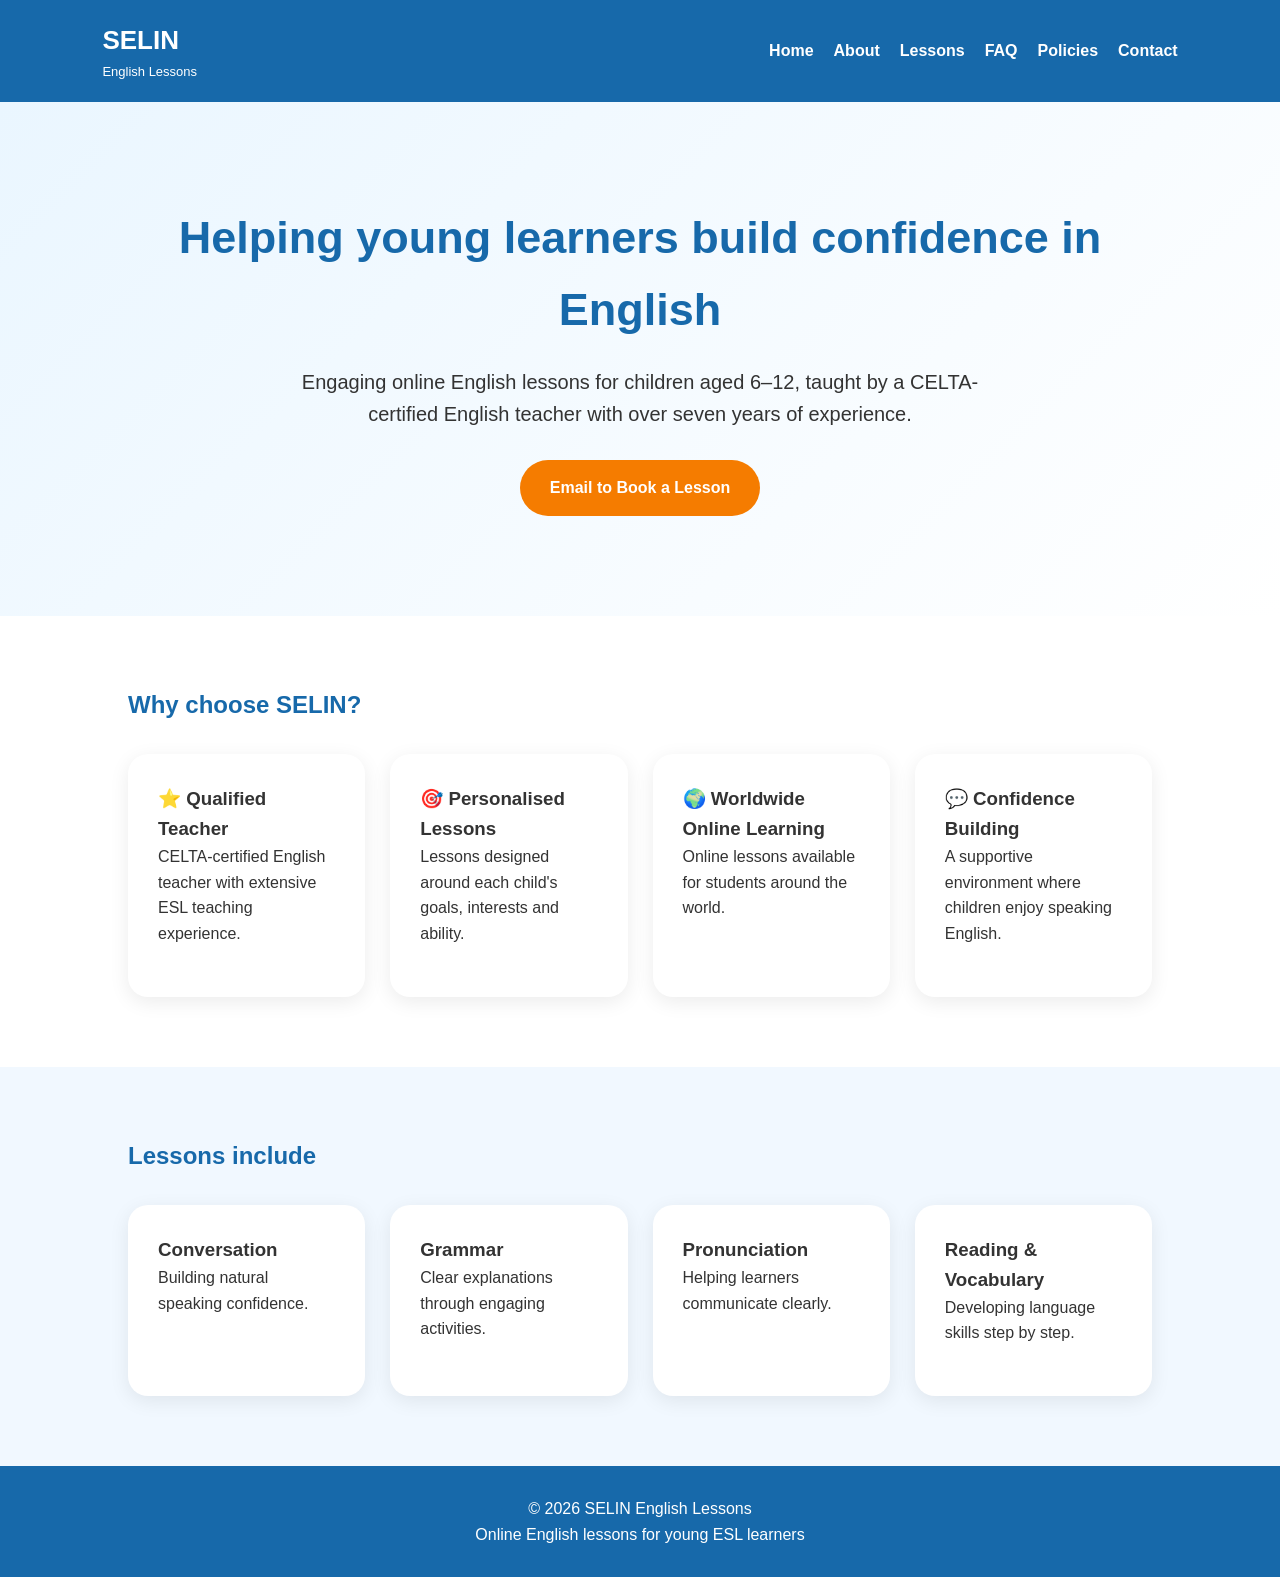
<file: index.html>
<!DOCTYPE html>
<html lang="en">
<head>
<meta charset="UTF-8">
<meta name="viewport" content="width=device-width, initial-scale=1.0">

<title>SELIN English Lessons | Online English Lessons for Children</title>

<meta name="description" content="SELIN provides engaging online English lessons for children aged 6-12 with a CELTA-certified teacher.">

<link rel="stylesheet" href="css/style.css">

</head>

<body>

<header>
<nav class="navbar">

<div class="logo">
SELIN
<span>English Lessons</span>
</div>

<ul>
<li><a href="index.html">Home</a></li>
<li><a href="about.html">About</a></li>
<li><a href="lessons.html">Lessons</a></li>
<li><a href="faq.html">FAQ</a></li>
<li><a href="policies.html">Policies</a></li>
<li><a href="contact.html">Contact</a></li>
</ul>

</nav>
</header>


<section class="hero">

<div class="hero-content">

<h1>
Helping young learners build confidence in English
</h1>

<p>
Engaging online English lessons for children aged 6–12,
taught by a CELTA-certified English teacher with over seven years
of experience.
</p>

<a class="button" href="mailto:selin.s@hotmail.co.uk">
Email to Book a Lesson
</a>

</div>

</section>



<section class="section">

<h2>Why choose SELIN?</h2>

<div class="cards">

<div class="card">
<h3>⭐ Qualified Teacher</h3>
<p>CELTA-certified English teacher with extensive ESL teaching experience.</p>
</div>


<div class="card">
<h3>🎯 Personalised Lessons</h3>
<p>Lessons designed around each child's goals, interests and ability.</p>
</div>


<div class="card">
<h3>🌍 Worldwide Online Learning</h3>
<p>Online lessons available for students around the world.</p>
</div>


<div class="card">
<h3>💬 Confidence Building</h3>
<p>A supportive environment where children enjoy speaking English.</p>
</div>

</div>

</section>



<section class="section blue">

<h2>Lessons include</h2>

<div class="cards">

<div class="card">
<h3>Conversation</h3>
<p>Building natural speaking confidence.</p>
</div>

<div class="card">
<h3>Grammar</h3>
<p>Clear explanations through engaging activities.</p>
</div>

<div class="card">
<h3>Pronunciation</h3>
<p>Helping learners communicate clearly.</p>
</div>

<div class="card">
<h3>Reading & Vocabulary</h3>
<p>Developing language skills step by step.</p>
</div>

</div>

</section>



<footer>

<p>
© 2026 SELIN English Lessons
</p>

<p>
Online English lessons for young ESL learners
</p>

</footer>


<script src="js/script.js"></script>

</body>
</html>
</file>
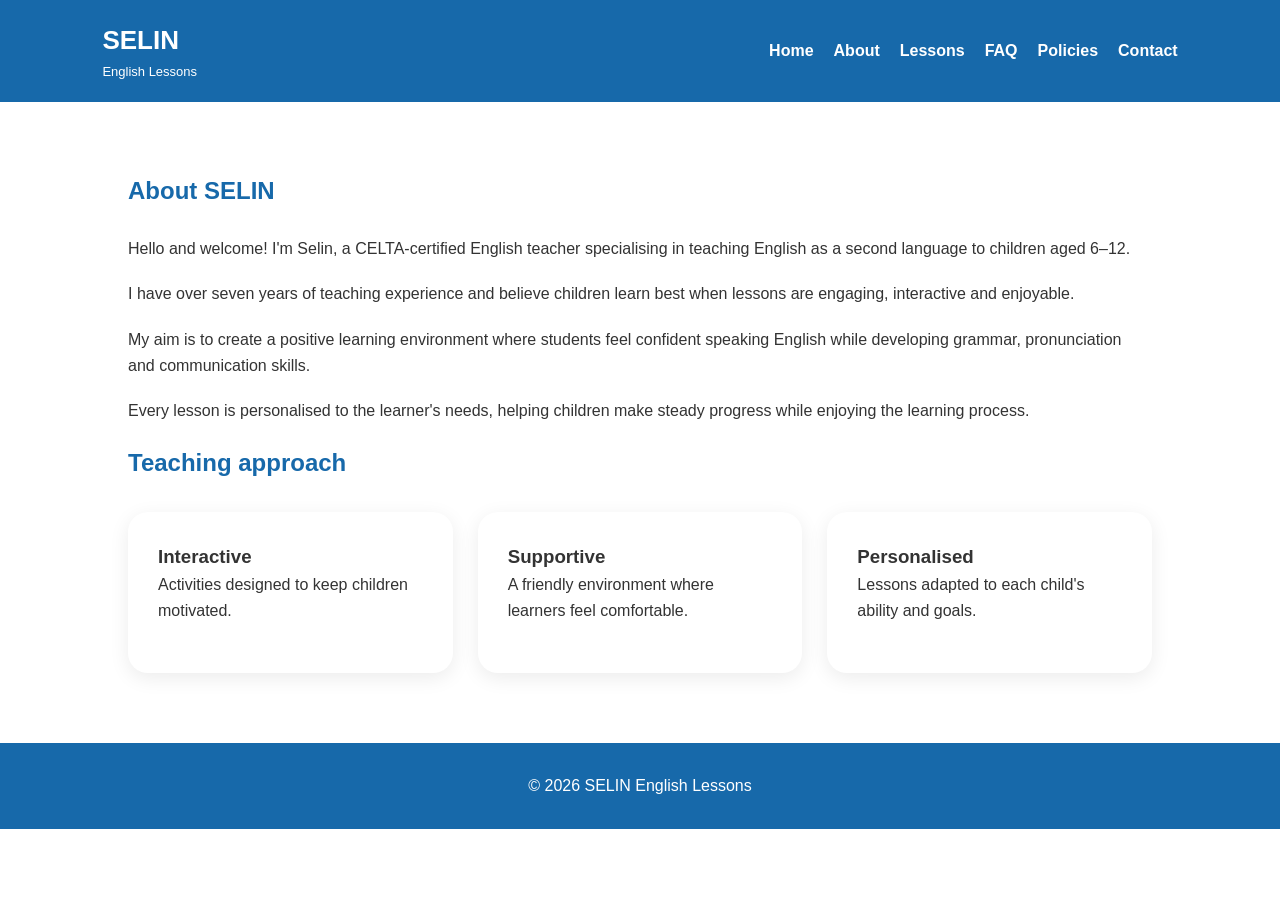
<file: about.html>
<!DOCTYPE html>
<html lang="en">

<head>

<meta charset="UTF-8">
<meta name="viewport" content="width=device-width, initial-scale=1.0">

<title>About SELIN English Lessons</title>

<link rel="stylesheet" href="css/style.css">

</head>


<body>

<header>
<nav class="navbar">

<div class="logo">
SELIN
<span>English Lessons</span>
</div>

<ul>
<li><a href="index.html">Home</a></li>
<li><a href="about.html">About</a></li>
<li><a href="lessons.html">Lessons</a></li>
<li><a href="faq.html">FAQ</a></li>
<li><a href="policies.html">Policies</a></li>
<li><a href="contact.html">Contact</a></li>
</ul>

</nav>
</header>


<section class="section">

<h1>About SELIN</h1>


<p>
Hello and welcome! I'm Selin, a CELTA-certified English teacher
specialising in teaching English as a second language to children
aged 6–12.
</p>


<p>
I have over seven years of teaching experience and believe children
learn best when lessons are engaging, interactive and enjoyable.
</p>


<p>
My aim is to create a positive learning environment where students
feel confident speaking English while developing grammar,
pronunciation and communication skills.
</p>


<p>
Every lesson is personalised to the learner's needs, helping children
make steady progress while enjoying the learning process.
</p>


<h2>Teaching approach</h2>


<div class="cards">

<div class="card">
<h3>Interactive</h3>
<p>Activities designed to keep children motivated.</p>
</div>

<div class="card">
<h3>Supportive</h3>
<p>A friendly environment where learners feel comfortable.</p>
</div>

<div class="card">
<h3>Personalised</h3>
<p>Lessons adapted to each child's ability and goals.</p>
</div>

</div>


</section>


<footer>
<p>© 2026 SELIN English Lessons</p>
</footer>


</body>
</html>
</file>
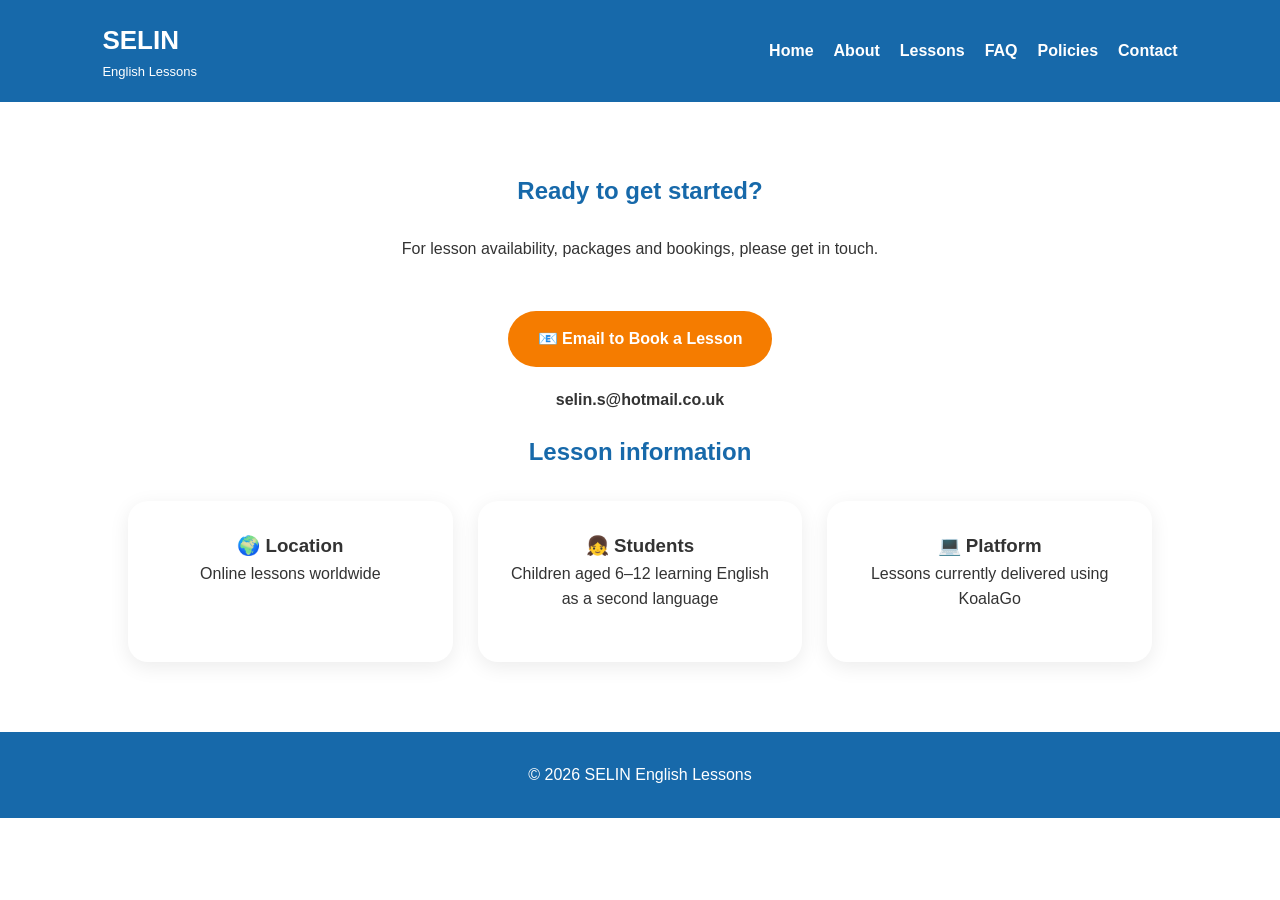
<file: contact.html>
<!DOCTYPE html>
<html lang="en">

<head>

<meta charset="UTF-8">
<meta name="viewport" content="width=device-width, initial-scale=1.0">

<title>Contact | SELIN English Lessons</title>

<link rel="stylesheet" href="css/style.css">

</head>


<body>


<header>

<nav class="navbar">

<div class="logo">
SELIN
<span>English Lessons</span>
</div>


<ul>

<li><a href="index.html">Home</a></li>
<li><a href="about.html">About</a></li>
<li><a href="lessons.html">Lessons</a></li>
<li><a href="faq.html">FAQ</a></li>
<li><a href="policies.html">Policies</a></li>
<li><a href="contact.html">Contact</a></li>

</ul>

</nav>

</header>



<section class="section contact">


<h1>Ready to get started?</h1>


<p>
For lesson availability, packages and bookings, please get in touch.
</p>


<a class="button" href="mailto:selin.s@hotmail.co.uk">
📧 Email to Book a Lesson
</a>


<p class="email">
selin.s@hotmail.co.uk
</p>



<h2>Lesson information</h2>


<div class="cards">


<div class="card">

<h3>🌍 Location</h3>

<p>
Online lessons worldwide
</p>

</div>



<div class="card">

<h3>👧 Students</h3>

<p>
Children aged 6–12 learning English as a second language
</p>

</div>



<div class="card">

<h3>💻 Platform</h3>

<p>
Lessons currently delivered using KoalaGo
</p>

</div>


</div>


</section>



<footer>

<p>
© 2026 SELIN English Lessons
</p>

</footer>


</body>

</html>
</file>
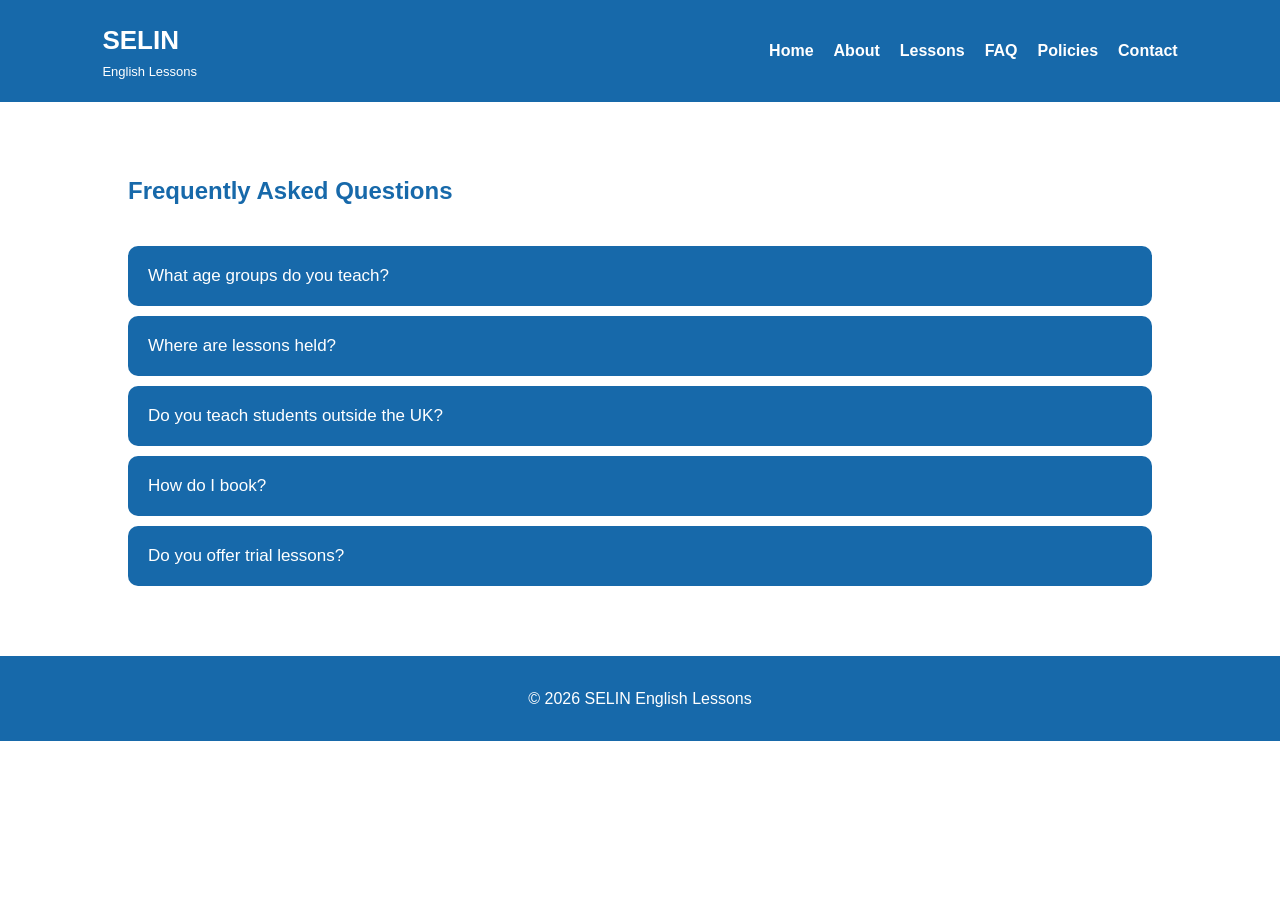
<file: faq.html>
<!DOCTYPE html>
<html lang="en">

<head>

<meta charset="UTF-8">
<meta name="viewport" content="width=device-width, initial-scale=1.0">

<title>FAQ | SELIN English Lessons</title>

<link rel="stylesheet" href="css/style.css">

</head>


<body>


<header>

<nav class="navbar">

<div class="logo">
SELIN
<span>English Lessons</span>
</div>


<ul>

<li><a href="index.html">Home</a></li>
<li><a href="about.html">About</a></li>
<li><a href="lessons.html">Lessons</a></li>
<li><a href="faq.html">FAQ</a></li>
<li><a href="policies.html">Policies</a></li>
<li><a href="contact.html">Contact</a></li>

</ul>

</nav>

</header>



<section class="section">


<h1>Frequently Asked Questions</h1>



<div class="faq">


<button>
What age groups do you teach?
</button>

<div class="answer">
<p>
Lessons are suitable for children approximately aged 6–12.
</p>
</div>


<button>
Where are lessons held?
</button>

<div class="answer">
<p>
Lessons are taught online using KoalaGo.
</p>
</div>



<button>
Do you teach students outside the UK?
</button>

<div class="answer">
<p>
Yes. Online lessons are available worldwide depending on scheduling.
</p>
</div>



<button>
How do I book?
</button>

<div class="answer">
<p>
Simply send an email using the booking button on the website.
</p>
</div>



<button>
Do you offer trial lessons?
</button>

<div class="answer">
<p>
Please contact me to discuss current availability.
</p>
</div>


</div>


</section>



<footer>

<p>
© 2026 SELIN English Lessons
</p>

</footer>


<script src="js/script.js"></script>


</body>

</html>
</file>
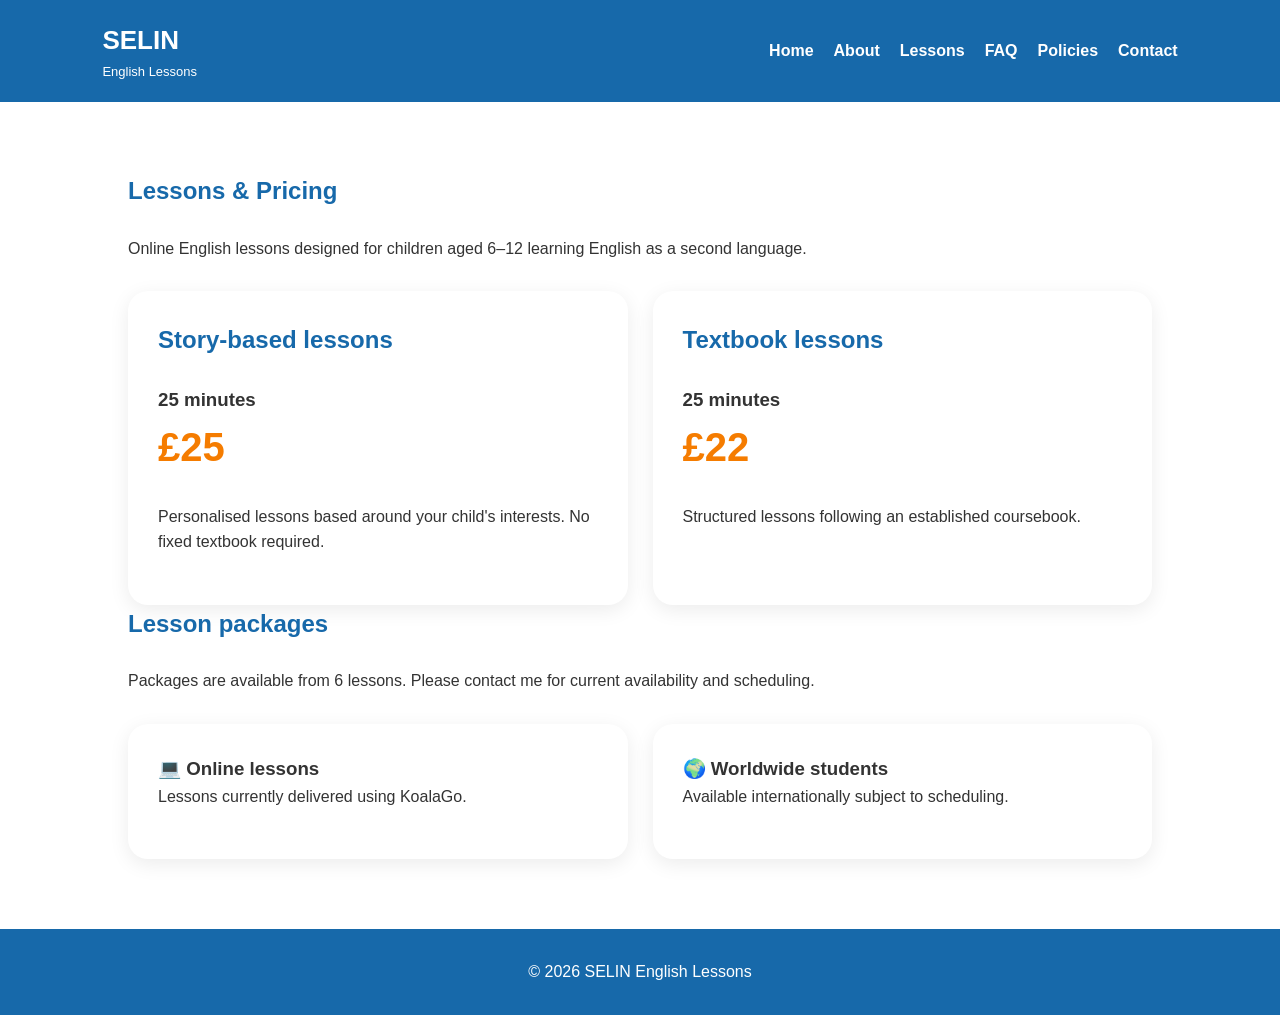
<file: lessons.html>
<!DOCTYPE html>
<html lang="en">

<head>

<meta charset="UTF-8">
<meta name="viewport" content="width=device-width, initial-scale=1.0">

<title>Lessons & Pricing | SELIN English Lessons</title>

<link rel="stylesheet" href="css/style.css">

</head>


<body>


<header>

<nav class="navbar">

<div class="logo">
SELIN
<span>English Lessons</span>
</div>


<ul>

<li><a href="index.html">Home</a></li>
<li><a href="about.html">About</a></li>
<li><a href="lessons.html">Lessons</a></li>
<li><a href="faq.html">FAQ</a></li>
<li><a href="policies.html">Policies</a></li>
<li><a href="contact.html">Contact</a></li>

</ul>

</nav>

</header>



<section class="section">


<h1>Lessons & Pricing</h1>


<p>
Online English lessons designed for children aged 6–12 learning English
as a second language.
</p>



<div class="cards">


<div class="card price">

<h2>Story-based lessons</h2>

<h3>25 minutes</h3>

<h1>£25</h1>

<p>
Personalised lessons based around your child's interests.
No fixed textbook required.
</p>

</div>




<div class="card price">

<h2>Textbook lessons</h2>

<h3>25 minutes</h3>

<h1>£22</h1>

<p>
Structured lessons following an established coursebook.
</p>

</div>


</div>




<h2>Lesson packages</h2>


<p>
Packages are available from 6 lessons.
Please contact me for current availability and scheduling.
</p>



<div class="cards">


<div class="card">

<h3>💻 Online lessons</h3>

<p>
Lessons currently delivered using KoalaGo.
</p>

</div>


<div class="card">

<h3>🌍 Worldwide students</h3>

<p>
Available internationally subject to scheduling.
</p>

</div>


</div>


</section>



<footer>

<p>
© 2026 SELIN English Lessons
</p>

</footer>


</body>

</html>
</file>
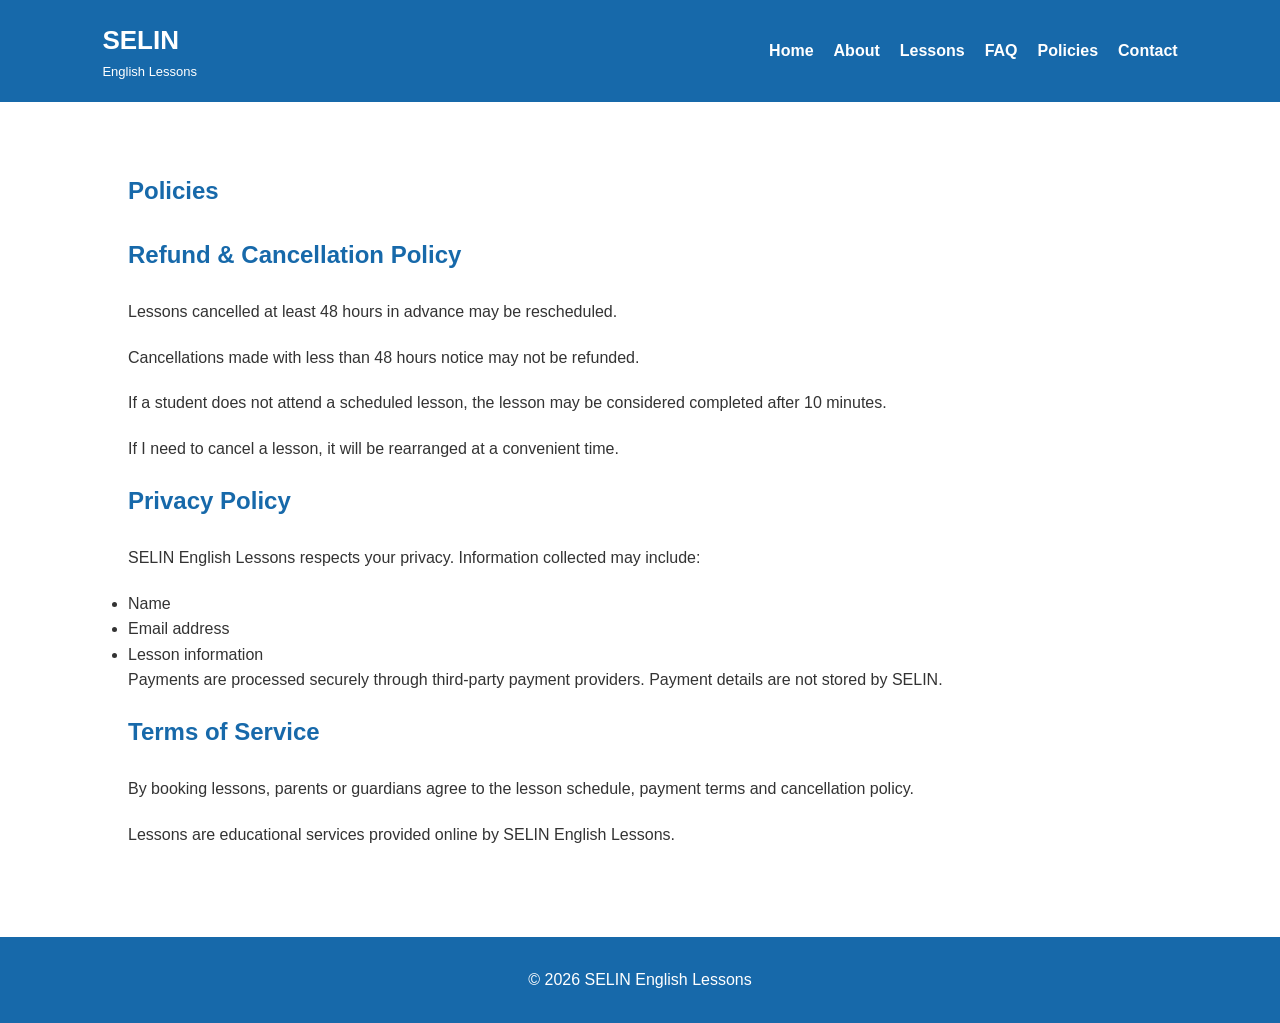
<file: policies.html>
<!DOCTYPE html>
<html lang="en">

<head>

<meta charset="UTF-8">
<meta name="viewport" content="width=device-width, initial-scale=1.0">

<title>Policies | SELIN English Lessons</title>

<link rel="stylesheet" href="css/style.css">

</head>


<body>


<header>

<nav class="navbar">

<div class="logo">
SELIN
<span>English Lessons</span>
</div>


<ul>

<li><a href="index.html">Home</a></li>
<li><a href="about.html">About</a></li>
<li><a href="lessons.html">Lessons</a></li>
<li><a href="faq.html">FAQ</a></li>
<li><a href="policies.html">Policies</a></li>
<li><a href="contact.html">Contact</a></li>

</ul>

</nav>

</header>




<section class="section">


<h1>Policies</h1>


<h2>Refund & Cancellation Policy</h2>

<p>
Lessons cancelled at least 48 hours in advance may be rescheduled.
</p>

<p>
Cancellations made with less than 48 hours notice may not be refunded.
</p>

<p>
If a student does not attend a scheduled lesson, the lesson may be
considered completed after 10 minutes.
</p>

<p>
If I need to cancel a lesson, it will be rearranged at a convenient time.
</p>



<h2>Privacy Policy</h2>

<p>
SELIN English Lessons respects your privacy.
Information collected may include:
</p>


<ul>

<li>Name</li>
<li>Email address</li>
<li>Lesson information</li>

</ul>


<p>
Payments are processed securely through third-party payment providers.
Payment details are not stored by SELIN.
</p>



<h2>Terms of Service</h2>


<p>
By booking lessons, parents or guardians agree to the lesson schedule,
payment terms and cancellation policy.
</p>


<p>
Lessons are educational services provided online by SELIN English Lessons.
</p>



</section>



<footer>

<p>
© 2026 SELIN English Lessons
</p>

</footer>


</body>

</html>
</file>
<file: css/style.css>
* {
box-sizing:border-box;
margin:0;
padding:0;
}


body {

font-family: Arial, Helvetica, sans-serif;
line-height:1.6;
color:#333;
background:#ffffff;

}



.navbar {

background:#1769aa;
color:white;
display:flex;
justify-content:space-between;
align-items:center;
padding:20px 8%;

}



.logo {

font-size:26px;
font-weight:bold;

}


.logo span {

display:block;
font-size:13px;
font-weight:normal;

}



.navbar ul {

display:flex;
gap:20px;
list-style:none;

}


.navbar a {

color:white;
text-decoration:none;
font-weight:bold;

}



.hero {

background:linear-gradient(
135deg,
#eaf6ff,
#ffffff
);

padding:100px 10%;
text-align:center;

}



.hero h1 {

font-size:45px;
color:#1769aa;
margin-bottom:20px;

}



.hero p {

max-width:700px;
margin:auto;
font-size:20px;

}



.button {

display:inline-block;
margin-top:30px;
background:#f57c00;
color:white;
padding:15px 30px;
border-radius:30px;
text-decoration:none;
font-weight:bold;

}



.button:hover {

opacity:.85;

}



.section {

padding:70px 10%;

}



.section h1,
.section h2 {

color:#1769aa;
margin-bottom:25px;

}



.section p {

margin-bottom:20px;

}



.cards {

display:grid;
grid-template-columns:repeat(auto-fit,minmax(230px,1fr));
gap:25px;
margin-top:30px;

}



.card {

background:white;
padding:30px;
border-radius:20px;
box-shadow:0 5px 20px rgba(0,0,0,.08);
transition:.3s;

}



.card:hover {

transform:translateY(-5px);

}



.blue {

background:#f1f8ff;

}



.price h1 {

font-size:40px;
color:#f57c00;

}



.faq button {

width:100%;
padding:20px;
margin-top:10px;
background:#1769aa;
color:white;
border:none;
border-radius:10px;
text-align:left;
font-size:17px;
cursor:pointer;

}



.answer {

display:none;
padding:20px;
background:#f5f5f5;
border-radius:10px;

}



.contact {

text-align:center;

}



.email {

margin-top:20px;
font-weight:bold;

}



footer {

background:#1769aa;
color:white;
text-align:center;
padding:30px;

}



@media(max-width:700px){


.navbar {

flex-direction:column;

}


.navbar ul {

flex-direction:column;
text-align:center;
margin-top:20px;

}



.hero h1 {

font-size:32px;

}


}
</file>
